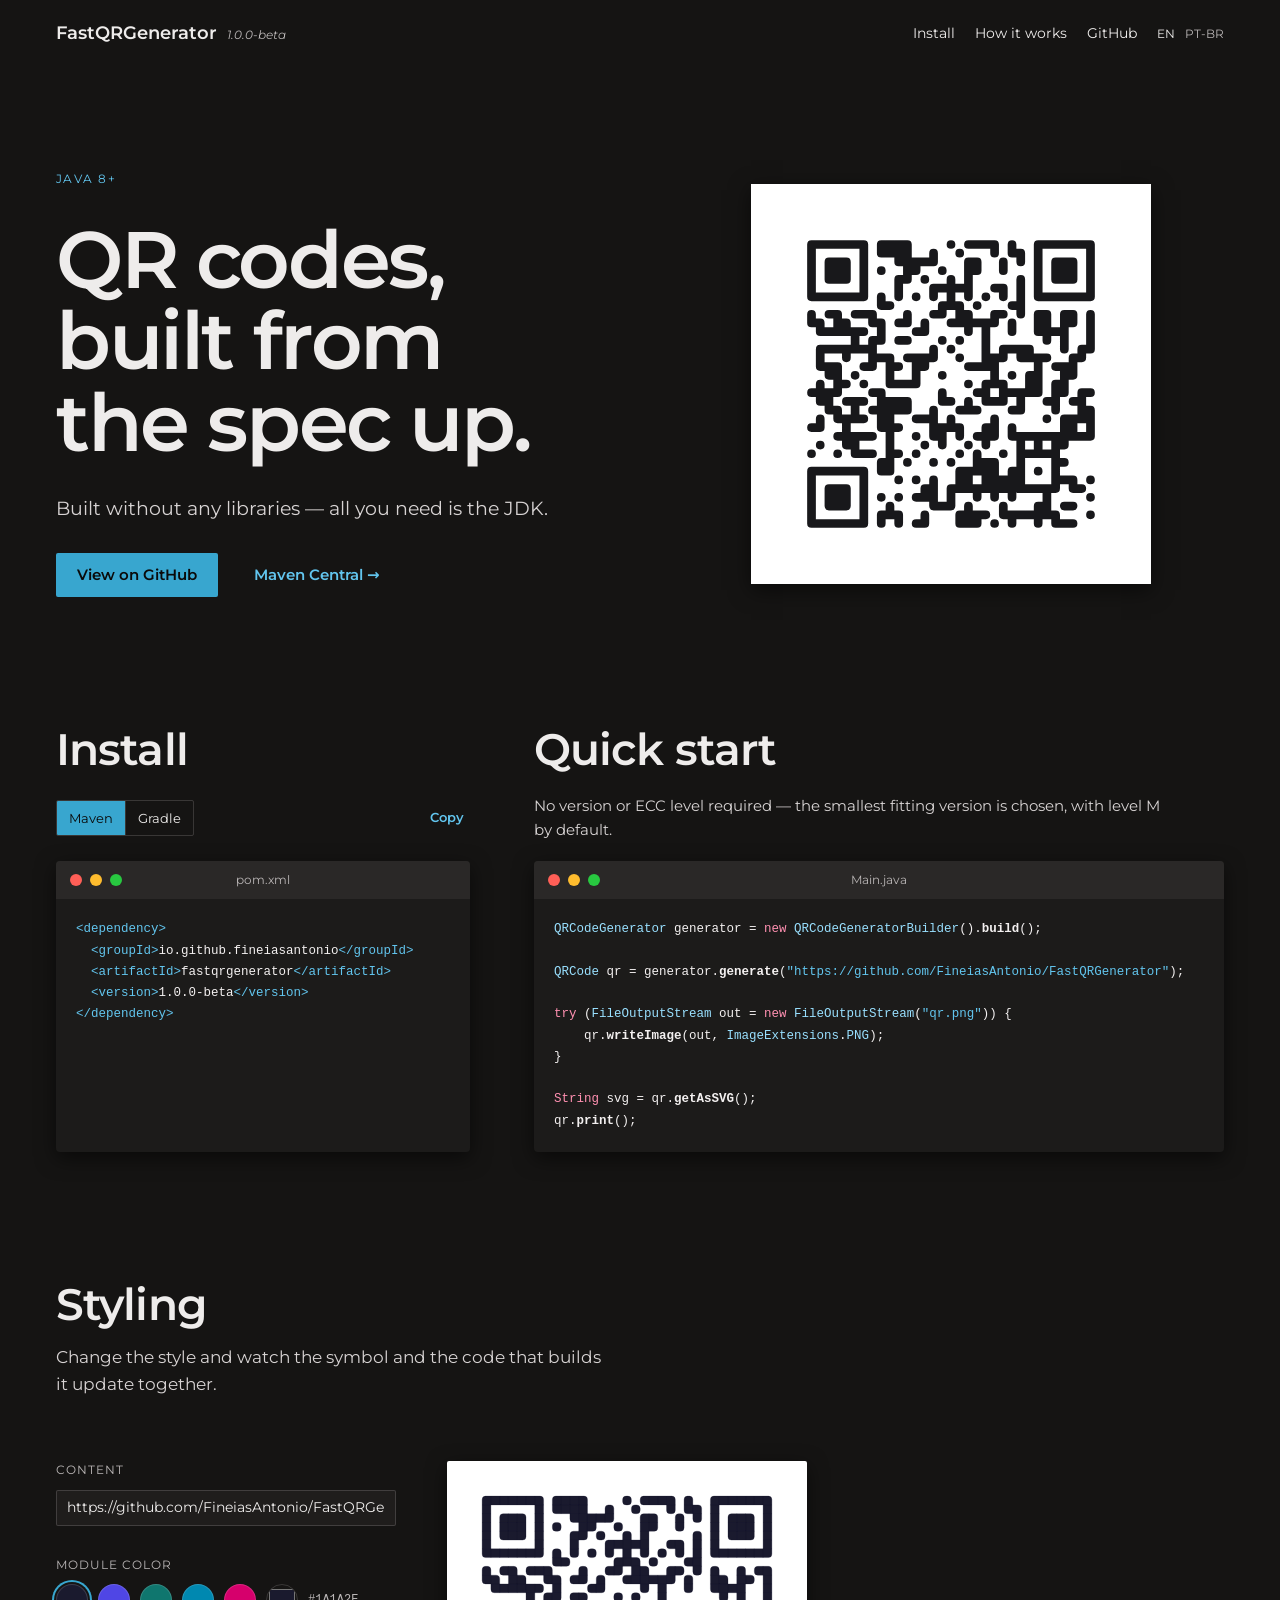
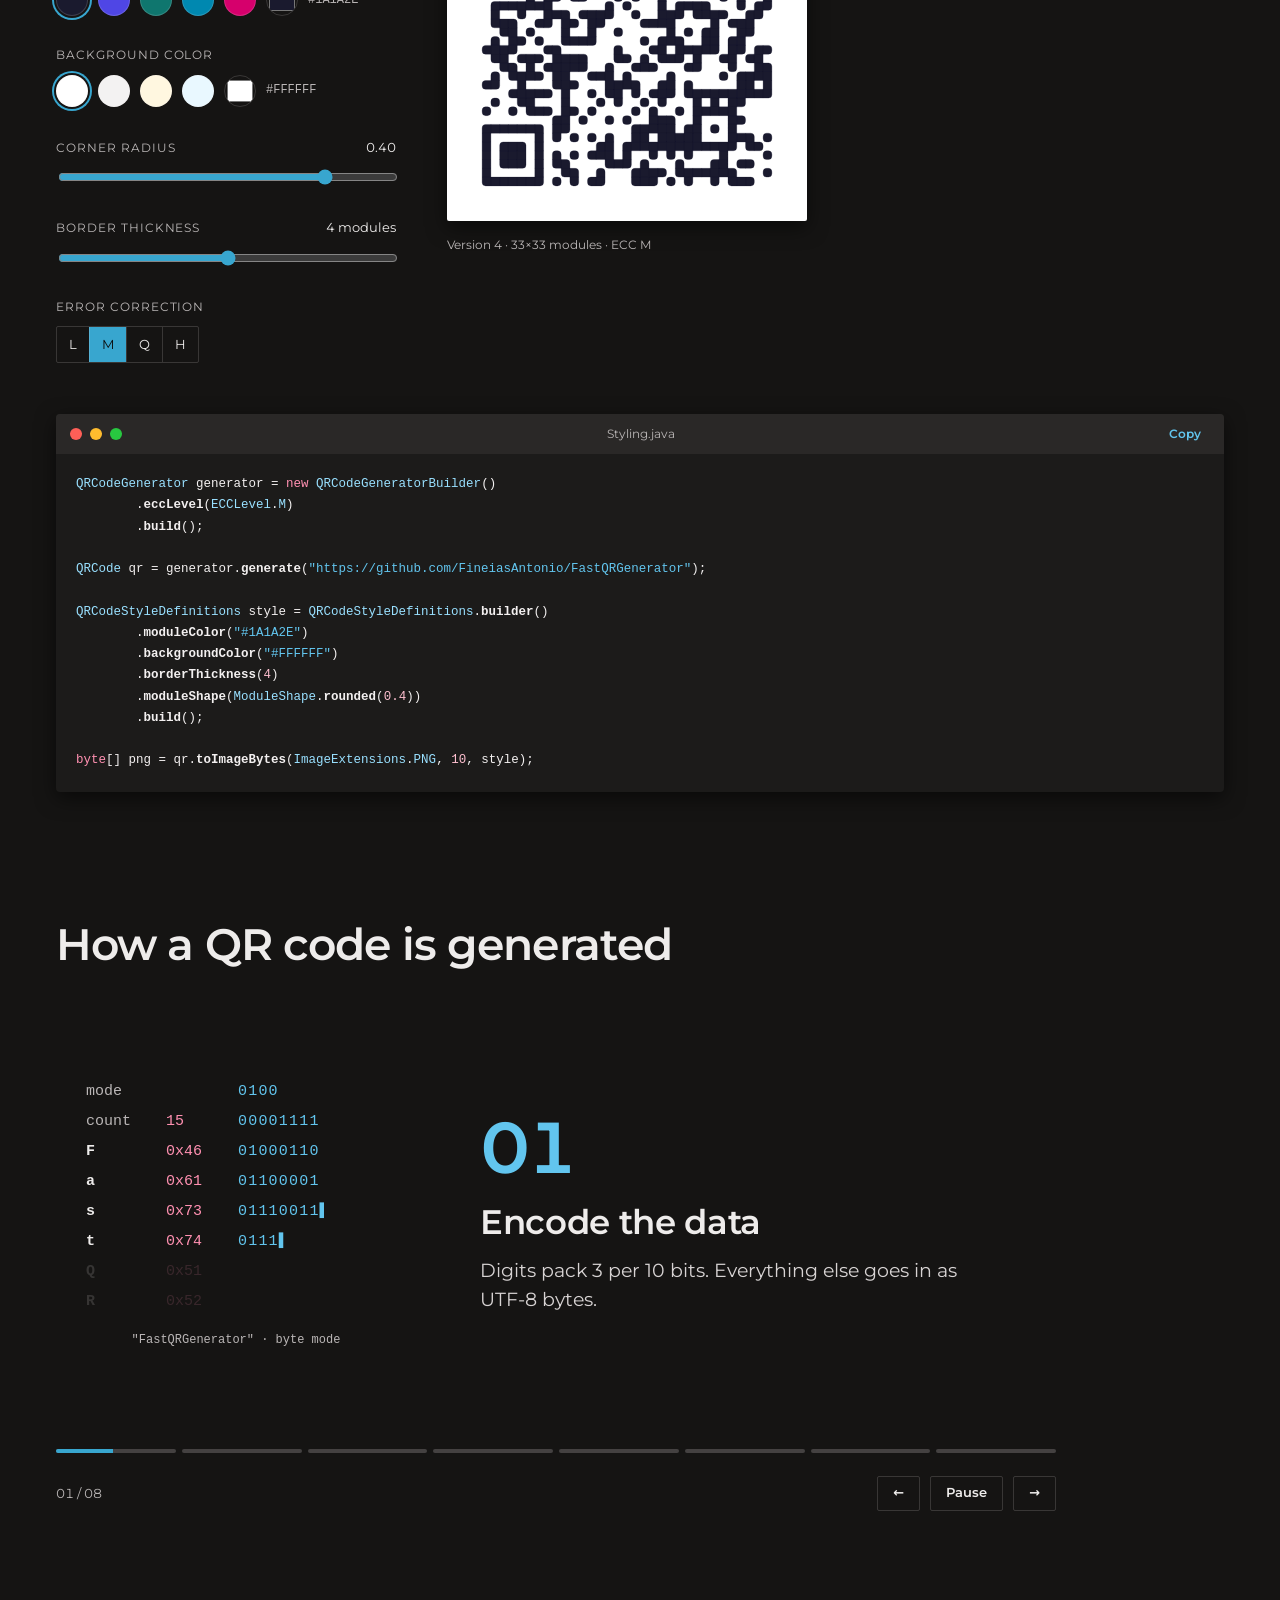
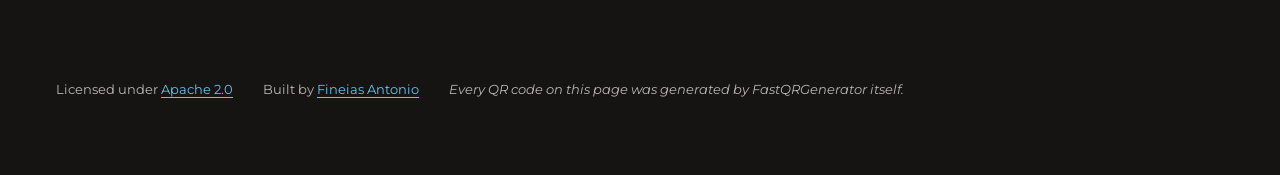
<file: site/index.html>
<!DOCTYPE html>
<html lang="en">
<head>
<meta charset="UTF-8">
<meta name="viewport" content="width=device-width, initial-scale=1">
<title>FastQRGenerator — fast, dependency-free QR codes for Java</title>
<meta name="description" content="A fast Java library for generating QR codes with zero runtime dependencies. ISO/IEC 18004 from scratch: Reed-Solomon, mask selection, numeric mode, styled PNG/SVG output.">
<link rel="alternate" hreflang="en" href="https://fineiasantonio.github.io/FastQRGenerator/">
<link rel="alternate" hreflang="pt-BR" href="https://fineiasantonio.github.io/FastQRGenerator/pt-br/">
<meta name="theme-color" content="#151413">
<link rel="preload" href="fonts/montserrat-latin.woff2" as="font" type="font/woff2" crossorigin>
<link rel="stylesheet" href="style.css">
</head>
<body>
<a class="skip" href="#main">Skip to content</a>
<div class="wrap">
<nav class="nav" aria-label="Main">
  <span class="brand" translate="no">FastQRGenerator <i>1.0.0-beta</i></span>
  <a href="#install">Install</a>
  <a href="#pipeline">How it works</a>
  <a href="https://github.com/FineiasAntonio/FastQRGenerator">GitHub</a>
  <span class="lang" aria-label="Language"><span aria-current="true">EN</span><a href="pt-br/" lang="pt-BR" hreflang="pt-BR">PT-BR</a></span>
</nav>
<main id="main">
<header class="hero">
  <div class="hero-text">
    <span class="eyebrow">Java 8+</span>
    <h1>QR codes, built from the spec up.</h1>
    <p class="lead">Built without any libraries — all you need is the JDK.</p>
    <div class="actions">
      <a class="btn btn-primary btn-lg" href="https://github.com/FineiasAntonio/FastQRGenerator">View on GitHub</a>
      <a class="btn btn-ghost btn-lg" href="https://central.sonatype.com/artifact/io.github.fineiasantonio/fastqrgenerator">Maven Central →</a>
    </div>
  </div>
  <figure class="hero-qr"><img src="hero.svg" alt="QR code linking to the FastQRGenerator repository, generated by the library itself" width="340" height="340" fetchpriority="high"></figure>
</header>

<section id="install" class="section cols">
  <div class="stack">
    <h2>Install</h2>
    <div class="row">
      <div class="seg" role="radiogroup" aria-label="Install">
        <label class="seg-opt"><input type="radio" name="tool" value="maven" checked>Maven</label>
        <label class="seg-opt"><input type="radio" name="tool" value="gradle">Gradle</label>
      </div>
      <button type="button" class="btn btn-ghost" id="install-copy">Copy</button>
    </div>
    <div class="term">
      <div class="term-bar"><div class="dots"><span></span><span></span><span></span></div><span class="term-title" id="install-file">pom.xml</span><span style="width:52px"></span></div>
<pre translate="no" id="install-code">&lt;dependency&gt;
  &lt;groupId&gt;io.github.fineiasantonio&lt;/groupId&gt;
  &lt;artifactId&gt;fastqrgenerator&lt;/artifactId&gt;
  &lt;version&gt;1.0.0-beta&lt;/version&gt;
&lt;/dependency&gt;</pre>
    </div>
  </div>
  <div class="stack">
    <h2>Quick start</h2>
    <p class="sub">No version or ECC level required — the smallest fitting version is chosen, with level M by default.</p>
    <div class="term">
      <div class="term-bar"><div class="dots"><span></span><span></span><span></span></div><span class="term-title">Main.java</span><span style="width:52px"></span></div>
<pre translate="no" id="quick-code">QRCodeGenerator generator = new QRCodeGeneratorBuilder().build();

QRCode qr = generator.generate(&quot;https://github.com/FineiasAntonio/FastQRGenerator&quot;);

try (FileOutputStream out = new FileOutputStream(&quot;qr.png&quot;)) {
    qr.writeImage(out, ImageExtensions.PNG);
}

String svg = qr.getAsSVG();
qr.print();</pre>
    </div>
  </div>
</section>

<section id="styling" class="section">
  <div class="stack" style="max-width:560px;margin-bottom:clamp(40px,5vw,64px);gap:var(--space-3)">
    <h2>Styling</h2>
    <p class="lead" style="font-size:17px">Change the style and watch the symbol and the code that builds it update together.</p>
  </div>
  <div class="play">
    <div class="controls">
      <div class="ctl"><label class="label" for="qr-text">Content</label><input class="input" id="qr-text" value="https://github.com/FineiasAntonio/FastQRGenerator" maxlength="300" spellcheck="false"></div>
      <div class="ctl"><span class="label">Module color</span><div class="sw"><button type="button" data-k="moduleColor" data-hex="#1A1A2E" aria-label="#1A1A2E" aria-pressed="false" style="background:#1A1A2E"></button><button type="button" data-k="moduleColor" data-hex="#4F46E5" aria-label="#4F46E5" aria-pressed="false" style="background:#4F46E5"></button><button type="button" data-k="moduleColor" data-hex="#0F766E" aria-label="#0F766E" aria-pressed="false" style="background:#0F766E"></button><button type="button" data-k="moduleColor" data-hex="#0088B0" aria-label="#0088B0" aria-pressed="false" style="background:#0088B0"></button><button type="button" data-k="moduleColor" data-hex="#D6006C" aria-label="#D6006C" aria-pressed="false" style="background:#D6006C"></button><input type="color" id="module-picker" value="#1a1a2e" aria-label="Custom color"><code id="module-hex"></code></div></div>
      <div class="ctl"><span class="label">Background color</span><div class="sw"><button type="button" data-k="bgColor" data-hex="#FFFFFF" aria-label="#FFFFFF" aria-pressed="false" style="background:#FFFFFF"></button><button type="button" data-k="bgColor" data-hex="#F3F2F2" aria-label="#F3F2F2" aria-pressed="false" style="background:#F3F2F2"></button><button type="button" data-k="bgColor" data-hex="#FFF7E0" aria-label="#FFF7E0" aria-pressed="false" style="background:#FFF7E0"></button><button type="button" data-k="bgColor" data-hex="#E9F8FF" aria-label="#E9F8FF" aria-pressed="false" style="background:#E9F8FF"></button><input type="color" id="bg-picker" value="#ffffff" aria-label="Custom color"><code id="bg-hex"></code></div></div>
      <div class="ctl"><div class="ctl-head"><label class="label" for="radius">Corner radius</label><output id="radius-out" for="radius"></output></div><input type="range" id="radius" min="0" max="0.5" step="0.05" value="0.4"></div>
      <div class="ctl"><div class="ctl-head"><label class="label" for="border">Border thickness</label><output id="border-out" for="border"></output></div><input type="range" id="border" min="0" max="8" step="1" value="4"></div>
      <div class="ctl"><span class="label" id="ecc-label">Error correction</span><div class="seg" role="radiogroup" aria-labelledby="ecc-label" style="align-self:flex-start"><label class="seg-opt"><input type="radio" name="ecc" value="L">L</label><label class="seg-opt"><input type="radio" name="ecc" value="M" checked>M</label><label class="seg-opt"><input type="radio" name="ecc" value="Q">Q</label><label class="seg-opt"><input type="radio" name="ecc" value="H">H</label></div></div>
    </div>
    <figure class="preview"><img id="qr-img" alt="Live preview of the styled QR code" width="360" height="360"><figcaption id="qr-meta" aria-live="polite"></figcaption></figure>
    <div class="term">
      <div class="term-bar"><div class="dots"><span></span><span></span><span></span></div><span class="term-title">Styling.java</span><button type="button" class="btn btn-ghost" id="style-copy">Copy</button></div>
<pre translate="no" id="style-code"></pre>
    </div>
  </div>
</section>

<section id="pipeline" class="section">
  <h2 style="margin-bottom:clamp(40px,5vw,64px)">How a QR code is generated</h2>
  <div class="slide" id="pipeline-slide">
    <div class="slide-main">
      <div class="viz" id="viz" role="img" aria-hidden="true"></div>
      <div class="slide-text" id="slide-text" aria-live="polite">
        <div class="step-num num" aria-hidden="true"></div>
        <h3 id="step-title"></h3>
        <p class="lead" id="step-body"></p>
      </div>
    </div>
    <div class="stack" style="gap:var(--space-3)">
      <div class="bars" id="bars"></div>
      <div class="nav-row">
        <span class="count" id="count"></span>
        <button type="button" class="btn btn-secondary" id="prev" aria-label="Previous">←</button>
        <button type="button" class="btn btn-secondary play-btn" id="play"></button>
        <button type="button" class="btn btn-secondary" id="next" aria-label="Next">→</button>
      </div>
    </div>
  </div>
</section>
</main>

<footer>
  <span>Licensed under <a href="https://github.com/FineiasAntonio/FastQRGenerator/blob/main/LICENSE">Apache 2.0</a></span>
  <span>Built by <a href="https://github.com/FineiasAntonio">Fineias Antonio</a></span>
  <i>Every QR code on this page was generated by FastQRGenerator itself.</i>
</footer>
</div>
<script>window.FQ={"copy": "Copy", "copied": "Copied", "play": "Play", "pause": "Pause", "modules": "modules", "meta": "Version {v} · {n}×{n} modules · ECC {e}", "tooLong": "Payload too long for ECC level {e}", "steps": [["Encode the data", "Digits pack 3 per 10 bits. Everything else goes in as UTF-8 bytes."], ["Pick the version", "The smallest of 40 sizes that fits — from 21×21 to 177×177 modules."], ["Add error correction", "Reed-Solomon codewords let a damaged symbol still decode — up to 30%."], ["Interleave blocks", "Blocks are woven together, so a scratch costs each a little, none a lot."], ["Build the matrix", "Finder, timing and alignment patterns go down; data fills a zig-zag path."], ["Choose the mask", "Eight masks are tried. The one with the lowest ISO penalty wins."], ["Write format info", "ECC level and mask are BCH-encoded around the finder patterns."], ["Render", "PNG, JPG, BMP, SVG, terminal output — or the raw module matrix."]], "v": {"mode": "mode", "count": "count", "s0a": "\"FastQRGenerator\" · byte mode", "s0b": "+ 9 more bytes, terminator, padding", "s1a": "V1 · 21×21 holds 14 bytes — too small", "s1b": "V2 · 25×25 holds 26 bytes — fits", "s2a": "28 data codewords", "s2b": "D(x) · x¹⁶ mod G(x) over GF(2⁸)", "s2c": "+ 16 error-correction codewords", "s3a": "3 blocks, side by side", "s3b": "One stream: A1 B1 C1 A2 B2 C2 …", "s4a": "Finder, timing and alignment patterns", "s4b": "Zig-zag placement · {0} / {1} modules", "s5a": "Mask {0} · penalty {1}", "s5b": "Mask {0} wins · penalty {1}", "s6": "ECC M + mask · 15 bits, written twice", "s7": " · your style from above"}};</script>
<script src="qrcode.js"></script>
<script src="app.js"></script>
</body>
</html>
</file>
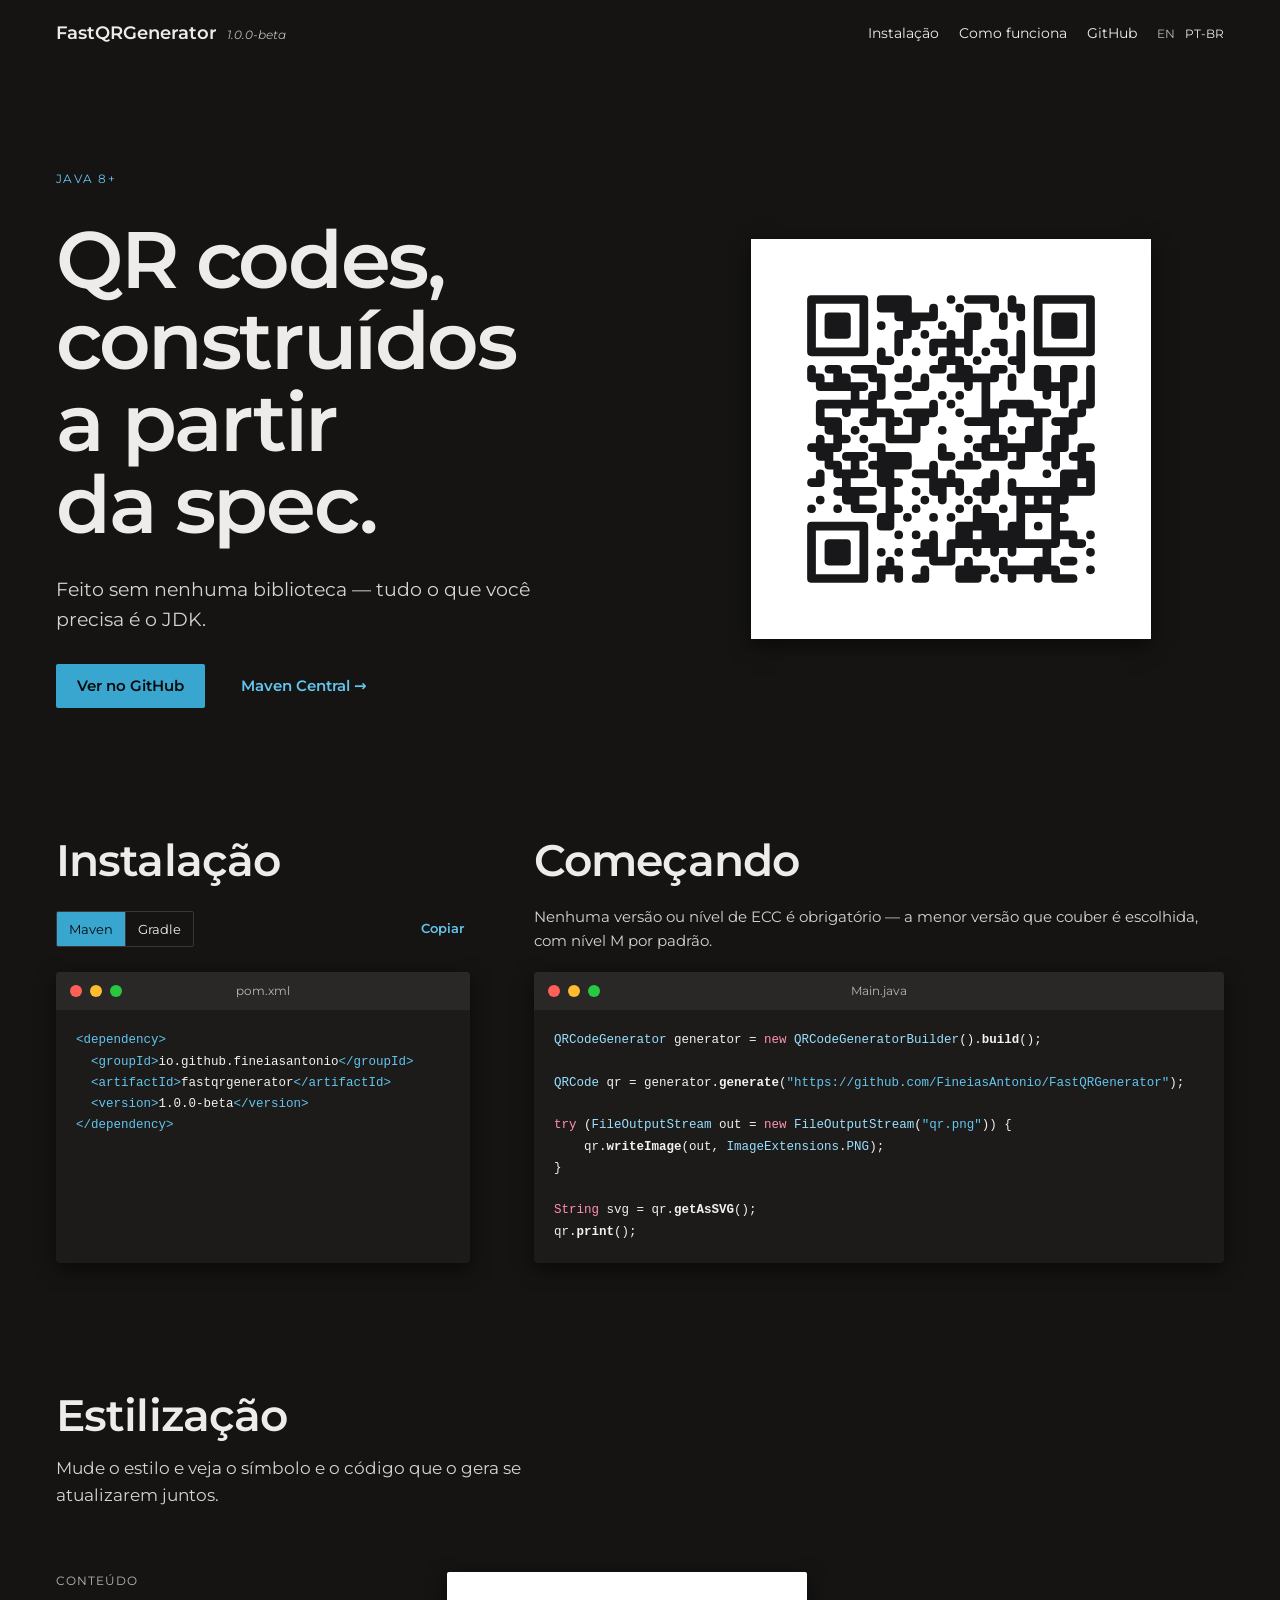
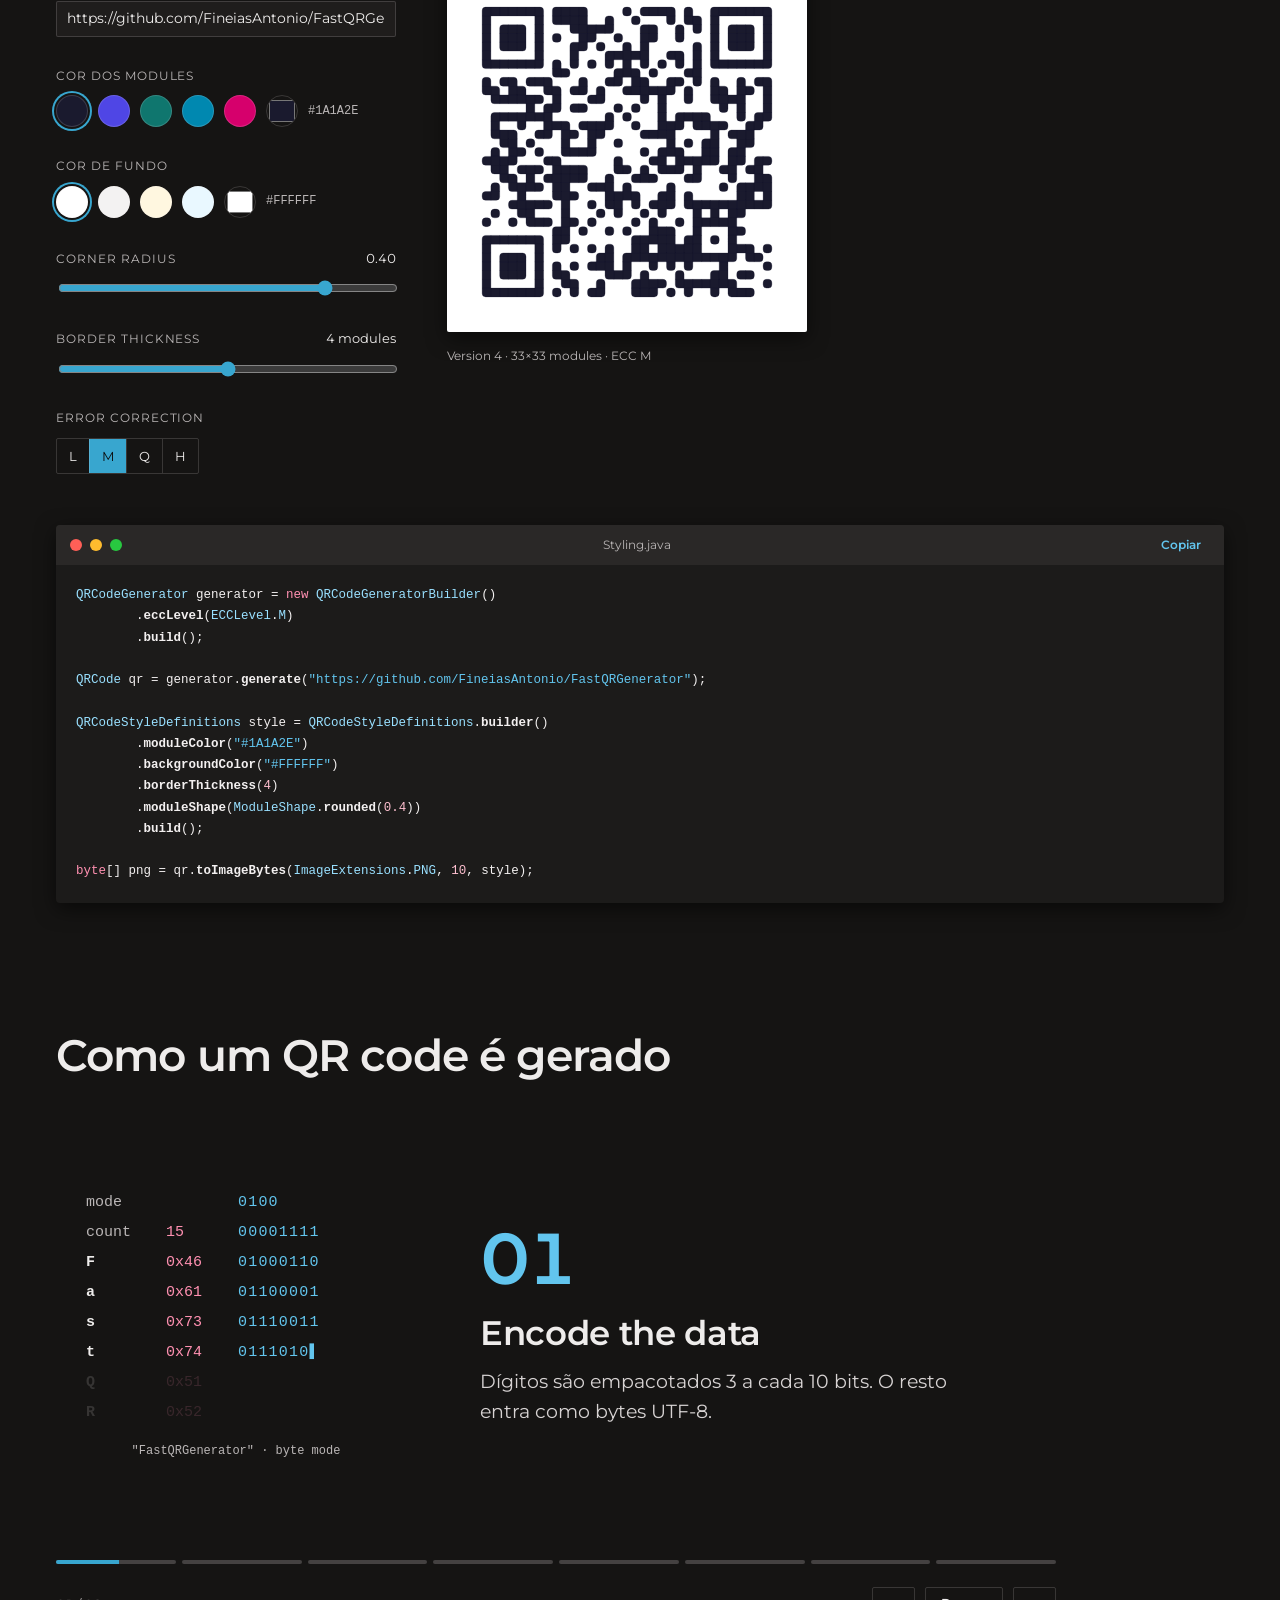
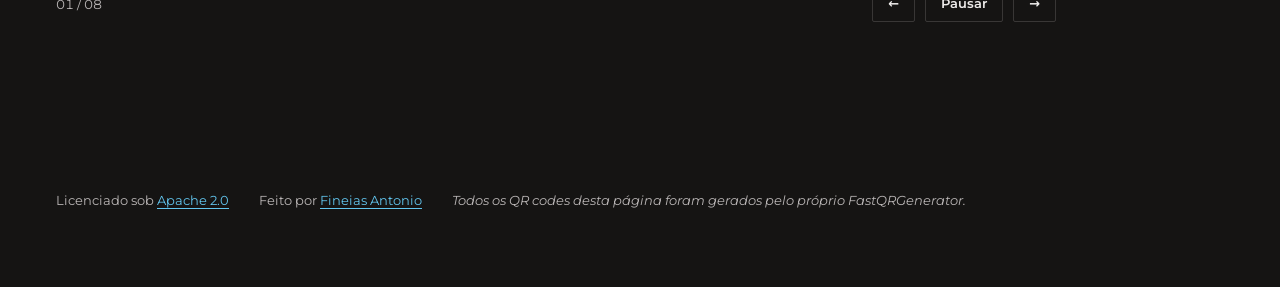
<file: site/pt-br/index.html>
<!DOCTYPE html>
<html lang="pt-BR">
<head>
<meta charset="UTF-8">
<meta name="viewport" content="width=device-width, initial-scale=1">
<title>FastQRGenerator — QR codes rápidos e sem dependências para Java</title>
<meta name="description" content="Biblioteca Java rápida para gerar QR codes sem nenhuma dependência de runtime. ISO/IEC 18004 do zero: Reed-Solomon, seleção de máscara, modo numérico e saída estilizada em PNG/SVG.">
<link rel="alternate" hreflang="en" href="https://fineiasantonio.github.io/FastQRGenerator/">
<link rel="alternate" hreflang="pt-BR" href="https://fineiasantonio.github.io/FastQRGenerator/pt-br/">
<meta name="theme-color" content="#151413">
<link rel="preload" href="../fonts/montserrat-latin.woff2" as="font" type="font/woff2" crossorigin>
<link rel="stylesheet" href="../style.css">
</head>
<body>
<a class="skip" href="#main">Pular para o conteúdo</a>
<div class="wrap">
<nav class="nav" aria-label="Main">
  <span class="brand" translate="no">FastQRGenerator <i>1.0.0-beta</i></span>
  <a href="#install">Instalação</a>
  <a href="#pipeline">Como funciona</a>
  <a href="https://github.com/FineiasAntonio/FastQRGenerator">GitHub</a>
  <span class="lang" aria-label="Idioma"><a href="../" lang="en" hreflang="en">EN</a><span aria-current="true">PT-BR</span></span>
</nav>
<main id="main">
<header class="hero">
  <div class="hero-text">
    <span class="eyebrow">Java 8+</span>
    <h1>QR codes, construídos a partir da spec.</h1>
    <p class="lead">Feito sem nenhuma biblioteca — tudo o que você precisa é o JDK.</p>
    <div class="actions">
      <a class="btn btn-primary btn-lg" href="https://github.com/FineiasAntonio/FastQRGenerator">Ver no GitHub</a>
      <a class="btn btn-ghost btn-lg" href="https://central.sonatype.com/artifact/io.github.fineiasantonio/fastqrgenerator">Maven Central →</a>
    </div>
  </div>
  <figure class="hero-qr"><img src="../hero.svg" alt="QR code apontando para o repositório do FastQRGenerator, gerado pela própria biblioteca" width="340" height="340" fetchpriority="high"></figure>
</header>

<section id="install" class="section cols">
  <div class="stack">
    <h2>Instalação</h2>
    <div class="row">
      <div class="seg" role="radiogroup" aria-label="Instalação">
        <label class="seg-opt"><input type="radio" name="tool" value="maven" checked>Maven</label>
        <label class="seg-opt"><input type="radio" name="tool" value="gradle">Gradle</label>
      </div>
      <button type="button" class="btn btn-ghost" id="install-copy">Copiar</button>
    </div>
    <div class="term">
      <div class="term-bar"><div class="dots"><span></span><span></span><span></span></div><span class="term-title" id="install-file">pom.xml</span><span style="width:52px"></span></div>
<pre translate="no" id="install-code">&lt;dependency&gt;
  &lt;groupId&gt;io.github.fineiasantonio&lt;/groupId&gt;
  &lt;artifactId&gt;fastqrgenerator&lt;/artifactId&gt;
  &lt;version&gt;1.0.0-beta&lt;/version&gt;
&lt;/dependency&gt;</pre>
    </div>
  </div>
  <div class="stack">
    <h2>Começando</h2>
    <p class="sub">Nenhuma versão ou nível de ECC é obrigatório — a menor versão que couber é escolhida, com nível M por padrão.</p>
    <div class="term">
      <div class="term-bar"><div class="dots"><span></span><span></span><span></span></div><span class="term-title">Main.java</span><span style="width:52px"></span></div>
<pre translate="no" id="quick-code">QRCodeGenerator generator = new QRCodeGeneratorBuilder().build();

QRCode qr = generator.generate(&quot;https://github.com/FineiasAntonio/FastQRGenerator&quot;);

try (FileOutputStream out = new FileOutputStream(&quot;qr.png&quot;)) {
    qr.writeImage(out, ImageExtensions.PNG);
}

String svg = qr.getAsSVG();
qr.print();</pre>
    </div>
  </div>
</section>

<section id="styling" class="section">
  <div class="stack" style="max-width:560px;margin-bottom:clamp(40px,5vw,64px);gap:var(--space-3)">
    <h2>Estilização</h2>
    <p class="lead" style="font-size:17px">Mude o estilo e veja o símbolo e o código que o gera se atualizarem juntos.</p>
  </div>
  <div class="play">
    <div class="controls">
      <div class="ctl"><label class="label" for="qr-text">Conteúdo</label><input class="input" id="qr-text" value="https://github.com/FineiasAntonio/FastQRGenerator" maxlength="300" spellcheck="false"></div>
      <div class="ctl"><span class="label">Cor dos modules</span><div class="sw"><button type="button" data-k="moduleColor" data-hex="#1A1A2E" aria-label="#1A1A2E" aria-pressed="false" style="background:#1A1A2E"></button><button type="button" data-k="moduleColor" data-hex="#4F46E5" aria-label="#4F46E5" aria-pressed="false" style="background:#4F46E5"></button><button type="button" data-k="moduleColor" data-hex="#0F766E" aria-label="#0F766E" aria-pressed="false" style="background:#0F766E"></button><button type="button" data-k="moduleColor" data-hex="#0088B0" aria-label="#0088B0" aria-pressed="false" style="background:#0088B0"></button><button type="button" data-k="moduleColor" data-hex="#D6006C" aria-label="#D6006C" aria-pressed="false" style="background:#D6006C"></button><input type="color" id="module-picker" value="#1a1a2e" aria-label="Cor personalizada"><code id="module-hex"></code></div></div>
      <div class="ctl"><span class="label">Cor de fundo</span><div class="sw"><button type="button" data-k="bgColor" data-hex="#FFFFFF" aria-label="#FFFFFF" aria-pressed="false" style="background:#FFFFFF"></button><button type="button" data-k="bgColor" data-hex="#F3F2F2" aria-label="#F3F2F2" aria-pressed="false" style="background:#F3F2F2"></button><button type="button" data-k="bgColor" data-hex="#FFF7E0" aria-label="#FFF7E0" aria-pressed="false" style="background:#FFF7E0"></button><button type="button" data-k="bgColor" data-hex="#E9F8FF" aria-label="#E9F8FF" aria-pressed="false" style="background:#E9F8FF"></button><input type="color" id="bg-picker" value="#ffffff" aria-label="Cor personalizada"><code id="bg-hex"></code></div></div>
      <div class="ctl"><div class="ctl-head"><label class="label" for="radius">Corner radius</label><output id="radius-out" for="radius"></output></div><input type="range" id="radius" min="0" max="0.5" step="0.05" value="0.4"></div>
      <div class="ctl"><div class="ctl-head"><label class="label" for="border">Border thickness</label><output id="border-out" for="border"></output></div><input type="range" id="border" min="0" max="8" step="1" value="4"></div>
      <div class="ctl"><span class="label" id="ecc-label">Error correction</span><div class="seg" role="radiogroup" aria-labelledby="ecc-label" style="align-self:flex-start"><label class="seg-opt"><input type="radio" name="ecc" value="L">L</label><label class="seg-opt"><input type="radio" name="ecc" value="M" checked>M</label><label class="seg-opt"><input type="radio" name="ecc" value="Q">Q</label><label class="seg-opt"><input type="radio" name="ecc" value="H">H</label></div></div>
    </div>
    <figure class="preview"><img id="qr-img" alt="Prévia ao vivo do QR code estilizado" width="360" height="360"><figcaption id="qr-meta" aria-live="polite"></figcaption></figure>
    <div class="term">
      <div class="term-bar"><div class="dots"><span></span><span></span><span></span></div><span class="term-title">Styling.java</span><button type="button" class="btn btn-ghost" id="style-copy">Copiar</button></div>
<pre translate="no" id="style-code"></pre>
    </div>
  </div>
</section>

<section id="pipeline" class="section">
  <h2 style="margin-bottom:clamp(40px,5vw,64px)">Como um QR code é gerado</h2>
  <div class="slide" id="pipeline-slide">
    <div class="slide-main">
      <div class="viz" id="viz" role="img" aria-hidden="true"></div>
      <div class="slide-text" id="slide-text" aria-live="polite">
        <div class="step-num num" aria-hidden="true"></div>
        <h3 id="step-title"></h3>
        <p class="lead" id="step-body"></p>
      </div>
    </div>
    <div class="stack" style="gap:var(--space-3)">
      <div class="bars" id="bars"></div>
      <div class="nav-row">
        <span class="count" id="count"></span>
        <button type="button" class="btn btn-secondary" id="prev" aria-label="Anterior">←</button>
        <button type="button" class="btn btn-secondary play-btn" id="play"></button>
        <button type="button" class="btn btn-secondary" id="next" aria-label="Próximo">→</button>
      </div>
    </div>
  </div>
</section>
</main>

<footer>
  <span>Licenciado sob <a href="https://github.com/FineiasAntonio/FastQRGenerator/blob/main/LICENSE">Apache 2.0</a></span>
  <span>Feito por <a href="https://github.com/FineiasAntonio">Fineias Antonio</a></span>
  <i>Todos os QR codes desta página foram gerados pelo próprio FastQRGenerator.</i>
</footer>
</div>
<script>window.FQ={"copy": "Copiar", "copied": "Copiado", "play": "Reproduzir", "pause": "Pausar", "modules": "modules", "meta": "Version {v} · {n}×{n} modules · ECC {e}", "tooLong": "Payload too long for ECC level {e}", "steps": [["Encode the data", "Dígitos são empacotados 3 a cada 10 bits. O resto entra como bytes UTF-8."], ["Pick the version", "A menor das 40 versions que couber — de 21×21 a 177×177 modules."], ["Add error correction", "Os codewords Reed-Solomon permitem decodificar um símbolo danificado — até 30%."], ["Interleave blocks", "Os blocks são entrelaçados, então um dano localizado afeta um pouco de cada, nunca muito de um."], ["Build the matrix", "Finder, timing e alignment patterns são posicionados; os dados preenchem um caminho em zig-zag."], ["Choose the mask", "Oito masks são testadas. Vence a de menor penalty ISO."], ["Write format info", "O nível de ECC e a mask são codificados em BCH ao redor dos finder patterns."], ["Render", "PNG, JPG, BMP, SVG, saída no terminal — ou a raw module matrix."]], "v": {"mode": "mode", "count": "count", "s0a": "\"FastQRGenerator\" · byte mode", "s0b": "+ 9 bytes, terminator, padding", "s1a": "V1 · 21×21 holds 14 bytes — pequeno demais", "s1b": "V2 · 25×25 holds 26 bytes — serve", "s2a": "28 data codewords", "s2b": "D(x) · x¹⁶ mod G(x) over GF(2⁸)", "s2c": "+ 16 error-correction codewords", "s3a": "3 blocks, lado a lado", "s3b": "One stream: A1 B1 C1 A2 B2 C2 …", "s4a": "Finder, timing and alignment patterns", "s4b": "Zig-zag placement · {0} / {1} modules", "s5a": "Mask {0} · penalty {1}", "s5b": "Mask {0} wins · penalty {1}", "s6": "ECC M + mask · 15 bits, written twice", "s7": " · your style from above"}};</script>
<script src="../qrcode.js"></script>
<script src="../app.js"></script>
</body>
</html>
</file>
<file: site/style.css>
@font-face{font-family:"Montserrat";font-style:normal;font-weight:400 700;font-display:swap;src:url("fonts/montserrat-latin-ext.woff2") format("woff2");unicode-range:U+0100-02BA,U+02BD-02C5,U+02C7-02CC,U+02CE-02D7,U+02DD-02FF,U+0304,U+0308,U+0329,U+1D00-1DBF,U+1E00-1E9F,U+1EF2-1EFF,U+2020,U+20A0-20AB,U+20AD-20C4,U+2113,U+2C60-2C7F,U+A720-A7FF}
@font-face{font-family:"Montserrat";font-style:normal;font-weight:400 700;font-display:swap;src:url("fonts/montserrat-latin.woff2") format("woff2");unicode-range:U+0000-00FF,U+0131,U+0152-0153,U+02BB-02BC,U+02C6,U+02DA,U+02DC,U+0304,U+0308,U+0329,U+2000-206F,U+20AC,U+2122,U+2191,U+2193,U+2212,U+2215,U+FEFF,U+FFFD}
@font-face{font-family:"Montserrat";font-style:italic;font-weight:400;font-display:swap;src:url("fonts/montserrat-italic-latin.woff2") format("woff2");unicode-range:U+0000-00FF,U+0131,U+0152-0153,U+02BB-02BC,U+02C6,U+02DA,U+02DC,U+0304,U+0308,U+0329,U+2000-206F,U+20AC,U+2122,U+2191,U+2193,U+2212,U+2215,U+FEFF,U+FFFD}

:root{
  --color-bg:#151413;--color-surface:#1f1d1c;--color-text:#eeeceb;
  --color-accent:#38a6cf;--color-accent-2:#d6006c;
  --color-divider:color-mix(in srgb,#eeeceb 16%,transparent);
  --color-process-yellow:#edbb00;
  --n100:#1c1b1a;--n200:#2a2827;--n300:#444141;--n400:#605d5d;--n500:#7d7979;--n600:#9b9797;--n700:#bab6b6;--n800:#d7d3d3;--n900:#f3f0f0;
  --a600:#62c5ee;--a700:#62c5ee;--a800:#99e0ff;
  --b700:#ff90b1;--b800:#ffc0d0;
  --space-1:5px;--space-2:10px;--space-3:15px;--space-4:20px;--space-6:30px;--space-8:40px;
  --radius-md:2px;--radius-lg:4px;
  --shadow-md:0 6px 20px rgba(0,0,0,.55);
  --font:"Montserrat",system-ui,sans-serif;
  --mono:ui-monospace,"SF Mono",Menlo,monospace;
}
*,*::before,*::after{box-sizing:border-box}
html{color-scheme:dark;background:var(--color-bg)}
body{margin:0;background:var(--color-bg);color:var(--color-text);font-family:var(--font);font-size:15px;line-height:1.55}
h1,h2,h3{font-family:var(--font);font-weight:600;line-height:1.12;letter-spacing:-.015em;margin:0}
h2{font-size:clamp(32px,4vw,44px);letter-spacing:-.02em}
p{margin:0}
a{color:var(--a700);text-underline-offset:3px}
a:hover{color:var(--a800)}
img{display:block;max-width:100%}
figure{margin:0}
pre{margin:0}
:focus{outline:none}
:focus-visible{outline:2px solid var(--color-accent);outline-offset:2px}
::selection{background:color-mix(in srgb,var(--color-accent) 30%,transparent)}
.skip{position:absolute;left:-9999px;top:12px;z-index:10;background:var(--color-accent);color:#0a0a0a;padding:8px 16px;border-radius:var(--radius-md);font-weight:600;text-decoration:none}
.skip:focus{left:12px}

.wrap{max-width:1480px;margin:0 auto;padding:0 clamp(20px,5vw,56px)}
.nav{display:flex;align-items:center;gap:var(--space-4);flex-wrap:wrap;padding-top:var(--space-4);padding-bottom:var(--space-4)}
.nav a{color:inherit;text-decoration:none;font-size:14px}
.nav a:hover,.nav a[aria-current]{color:var(--color-accent)}
.brand{font-weight:600;font-size:18px;margin-right:auto;display:flex;align-items:baseline;gap:var(--space-2)}
.brand i{font-size:12px;font-weight:400;color:var(--n700)}
.lang{display:flex;gap:var(--space-2);font-size:12px;color:var(--n700)}
.lang span{color:var(--color-text)}
.lang a{font-size:12px}

.btn{display:inline-flex;align-items:center;justify-content:center;gap:6px;cursor:pointer;text-decoration:none;font-family:var(--font);font-weight:600;font-size:13px;line-height:1.2;color:var(--color-text);background:transparent;border:1px solid transparent;padding:calc(var(--space-2)*.85) var(--space-3);border-radius:var(--radius-md)}
.btn-primary{background:var(--color-accent);color:#0a0a0a}
.btn-primary:hover{background:var(--a600);color:#0a0a0a}
.btn-ghost{color:var(--a700);padding-inline:var(--space-1)}
.btn-ghost:hover{background:color-mix(in srgb,var(--color-accent) 10%,transparent)}
.btn-secondary{border-color:var(--color-divider)}
.btn-secondary:hover{background:color-mix(in srgb,var(--color-text) 7%,transparent)}
.btn-lg{font-size:15px;padding:12px 20px}

.hero{display:grid;grid-template-columns:repeat(auto-fit,minmax(min(100%,420px),1fr));gap:clamp(40px,6vw,96px);align-items:center;padding:clamp(40px,8vw,112px) 0 clamp(64px,10vw,144px)}
.hero-text{display:flex;flex-direction:column;gap:var(--space-6);max-width:560px}
.eyebrow{font-size:12px;letter-spacing:.12em;text-transform:uppercase;color:var(--a700)}
.hero h1{font-size:clamp(44px,6.4vw,80px);line-height:1.02;letter-spacing:-.03em;text-wrap:balance}
.lead{font-size:19px;line-height:1.55;color:var(--n800);text-wrap:pretty}
.actions{display:flex;flex-wrap:wrap;gap:var(--space-3);align-items:center}
.hero-qr{justify-self:center;width:min(100%,400px);background:#fff;padding:var(--space-6);box-shadow:var(--shadow-md)}
.hero-qr img{width:100%;aspect-ratio:1;image-rendering:pixelated}

.section{padding-bottom:clamp(72px,10vw,144px)}
.cols{display:grid;grid-template-columns:repeat(auto-fit,minmax(min(100%,440px),1fr));gap:clamp(40px,5vw,80px)}
.stack{display:flex;flex-direction:column;gap:var(--space-4);min-width:0}
.cols>.stack{display:grid;grid-row:span 3;grid-template-rows:subgrid;row-gap:var(--space-4)}
.sub{font-size:15px;color:var(--n800);text-wrap:pretty}

.seg{display:inline-flex;overflow:hidden;border:1px solid var(--color-divider);border-radius:var(--radius-md)}
.seg-opt{display:inline-flex;align-items:center;gap:6px;padding:7px 12px;font-size:13px;cursor:pointer}
.seg-opt+.seg-opt{border-left:1px solid var(--color-divider)}
.seg-opt input{position:absolute;opacity:0;width:0;height:0;pointer-events:none}
.seg-opt:has(input:checked){background:var(--color-accent);color:#0a0a0a}
.seg-opt:not(:has(input:checked)):hover{background:color-mix(in srgb,var(--color-text) 7%,transparent)}
.seg-opt:has(input:focus-visible){outline:2px solid var(--color-accent);outline-offset:-2px}
.row{display:flex;justify-content:space-between;align-items:center;gap:var(--space-3)}

.term{background:var(--n100);border-radius:var(--radius-lg);box-shadow:var(--shadow-md);overflow:hidden;min-width:0}
.term-bar{display:flex;align-items:center;gap:var(--space-3);padding:10px 14px;background:var(--n200)}
.dots{display:flex;gap:8px}
.dots span{width:12px;height:12px;border-radius:50%}
.dots span:nth-child(1){background:#ff5f57}.dots span:nth-child(2){background:#febc2e}.dots span:nth-child(3){background:#28c840}
.term-title{flex:1;text-align:center;font-size:12px;color:var(--n700)}
.term-bar .btn{font-size:12px;padding:2px 8px}
.term pre{padding:var(--space-4);font-family:var(--mono);font-size:12.5px;line-height:1.7;white-space:pre-wrap;overflow-wrap:anywhere;color:var(--n900)}
.k{color:var(--b700)}.s{color:var(--a700)}.c{color:var(--n600);font-style:italic}.t{color:var(--a800)}.f{font-weight:600}.d{color:var(--b800)}

.label{font-size:12px;letter-spacing:.08em;text-transform:uppercase;color:var(--n700)}
.input{width:100%;min-height:36px;padding:6px 10px;font:inherit;font-size:14px;color:var(--color-text);caret-color:var(--color-accent);background:var(--color-surface);border:1px solid var(--color-divider);border-radius:var(--radius-md)}
.input:hover{border-color:color-mix(in srgb,var(--color-text) 45%,transparent)}
.input:focus-visible{border-color:var(--color-accent);outline-offset:0}
.play{display:flex;flex-wrap:wrap;gap:clamp(32px,4vw,56px);align-items:flex-start}
.controls{flex:1 1 260px;max-width:340px;display:flex;flex-direction:column;gap:var(--space-6)}
.ctl{display:flex;flex-direction:column;gap:var(--space-2)}
.ctl-head{display:flex;justify-content:space-between;align-items:baseline}
.ctl-head output{font-size:13px;font-feature-settings:"tnum" 1}
.sw{display:flex;flex-wrap:wrap;gap:var(--space-2);align-items:center}
.sw button{width:32px;height:32px;border-radius:50%;padding:0;cursor:pointer;border:1px solid var(--color-divider)}
.sw button[aria-pressed="true"]{box-shadow:0 0 0 2px var(--color-bg),0 0 0 4px var(--color-accent)}
.sw input[type=color]{width:32px;height:32px;padding:0;border:1px solid var(--color-divider);border-radius:50%;background:none;cursor:pointer}
.sw code{font-family:var(--mono);font-size:12px;color:var(--n700)}
input[type=range]{width:100%;accent-color:var(--color-accent)}
.preview{flex:1 1 260px;max-width:360px;display:flex;flex-direction:column;gap:var(--space-3)}
.preview img{width:100%;aspect-ratio:1;box-shadow:var(--shadow-md);border-radius:var(--radius-md)}
.preview figcaption{font-size:12px;color:var(--n700)}
.play .term{flex:1 1 100%}

.slide{display:flex;flex-direction:column;gap:clamp(32px,4vw,48px);max-width:1000px}
.slide-main{display:flex;gap:clamp(32px,5vw,72px);align-items:center;flex-wrap:wrap}
.viz{flex:0 0 auto;width:min(100%,360px);height:360px;display:flex;align-items:center;justify-content:center}
.viz-in{width:100%;display:flex;flex-direction:column;align-items:center}
.cap{font-family:var(--mono);font-size:12px;color:var(--n700);text-align:center;margin-top:14px;min-height:18px}
.slide-text{flex:1 1 300px;max-width:480px}
.slide-text h3{font-size:clamp(26px,3vw,34px);margin:0 0 var(--space-3);letter-spacing:-.01em}
.bars{display:grid;grid-template-columns:repeat(8,minmax(0,1fr));gap:6px}
.bars button{height:20px;padding:8px 0;border:0;background:none;cursor:pointer;display:block}
.bars .track{display:block;height:4px;border-radius:2px;background:var(--n300);overflow:hidden}
.bars .fill{display:block;height:100%;background:var(--color-accent)}
.nav-row{display:flex;align-items:center;gap:var(--space-2)}
.count{font-size:13px;font-feature-settings:"tnum" 1;color:var(--n700);margin-right:auto}
.nav-row .play-btn{min-width:72px}

.step-num{font-size:72px;font-weight:600;line-height:1;letter-spacing:-.04em;color:var(--a700);margin-bottom:var(--space-4);font-feature-settings:"tnum" 1}

footer{display:flex;flex-wrap:wrap;gap:var(--space-3) var(--space-6);font-size:13px;color:var(--n700);padding-top:var(--space-8);padding-bottom:clamp(48px,6vw,80px)}
footer i{font-style:italic}

@media (prefers-reduced-motion:reduce){.slide-text{transition:none}}
@media (min-width:1000px){.cols{grid-template-columns:minmax(0,.75fr) minmax(0,1.25fr)}}
</file>
